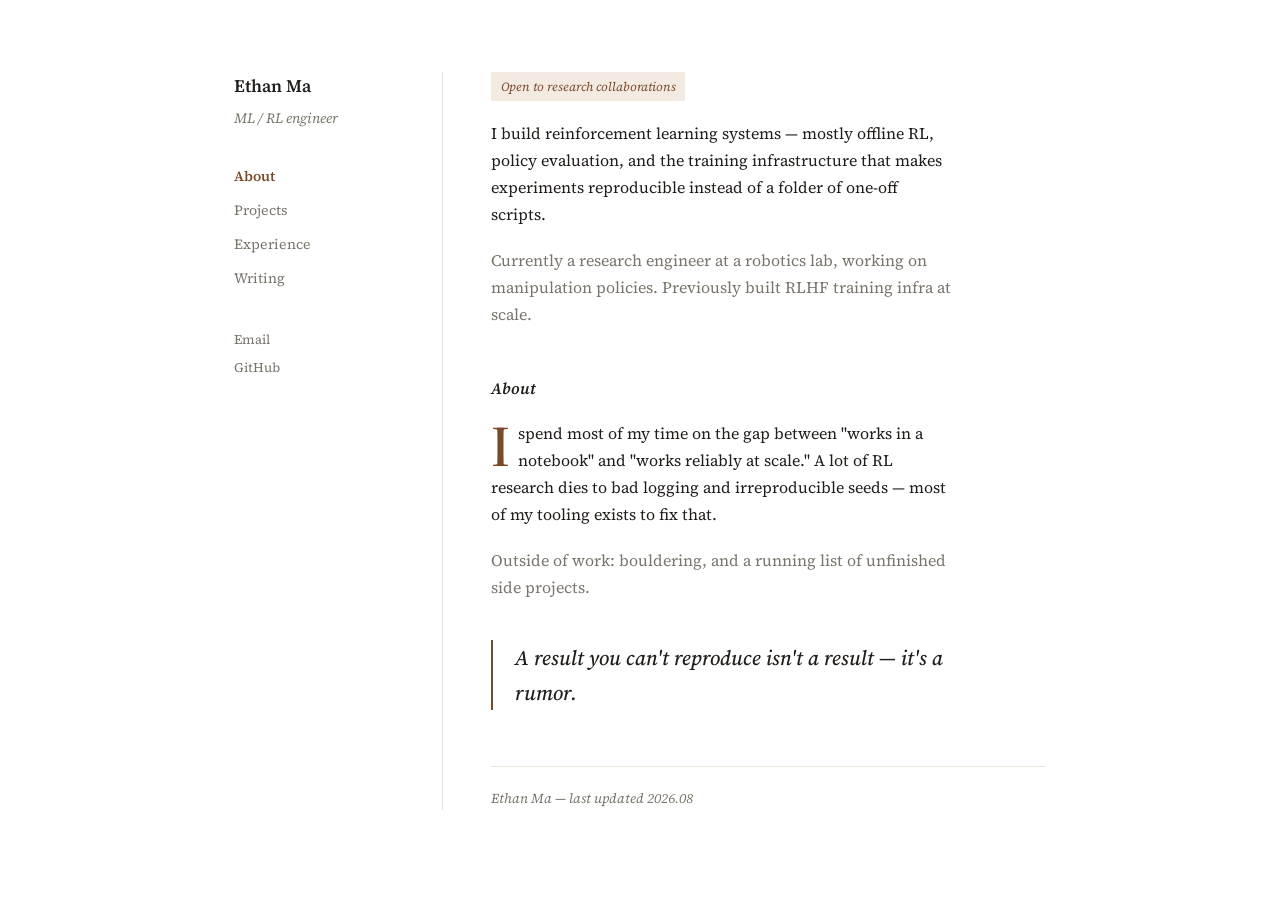
<file: index.html>
<!DOCTYPE html>
<html lang="en">
<head>
<meta charset="UTF-8">
<meta name="viewport" content="width=device-width, initial-scale=1.0">
<title>Ethan Ma — About</title>
<link rel="preconnect" href="https://fonts.googleapis.com">
<link rel="preconnect" href="https://fonts.gstatic.com" crossorigin>
<link href="https://fonts.googleapis.com/css2?family=Source+Serif+4:opsz,wght@8..60,400;8..60,500;8..60,600&display=swap" rel="stylesheet">
<link rel="stylesheet" href="style.css">
</head>
<body>
  <div class="grid">
    <div class="sidebar">
      <a class="name-link" href="index.html">
        <div class="name">Ethan Ma</div>
      </a>
      <div class="role">ML / RL engineer</div>
      <nav>
        <a href="index.html" class="active">About</a>
        <a href="projects.html">Projects</a>
        <a href="experience.html">Experience</a>
        <a href="writing.html">Writing</a>
      </nav>
      <div class="links">
        <a href="mailto:ethan.t.ma@gmail.com">Email</a>
        <a href="#">GitHub</a>
      </div>
    </div>

    <main>
      <span class="tag">Open to research collaborations</span>
      <p>I build reinforcement learning systems — mostly offline RL, policy evaluation, and the training infrastructure that makes experiments reproducible instead of a folder of one-off scripts.</p>
      <p class="soft">Currently a research engineer at a robotics lab, working on manipulation policies. Previously built RLHF training infra at scale.</p>

      <h2>About</h2>
      <div class="dropcap-wrap">
        <p class="dropcap">I spend most of my time on the gap between "works in a notebook" and "works reliably at scale." A lot of RL research dies to bad logging and irreproducible seeds — most of my tooling exists to fix that.</p>
      </div>
      <p class="soft">Outside of work: bouldering, and a running list of unfinished side projects.</p>

      <blockquote class="pull">A result you can't reproduce isn't a result — it's a rumor.</blockquote>

      <footer>Ethan Ma — last updated 2026.08</footer>
    </main>
  </div>
</body>
</html>
</file>
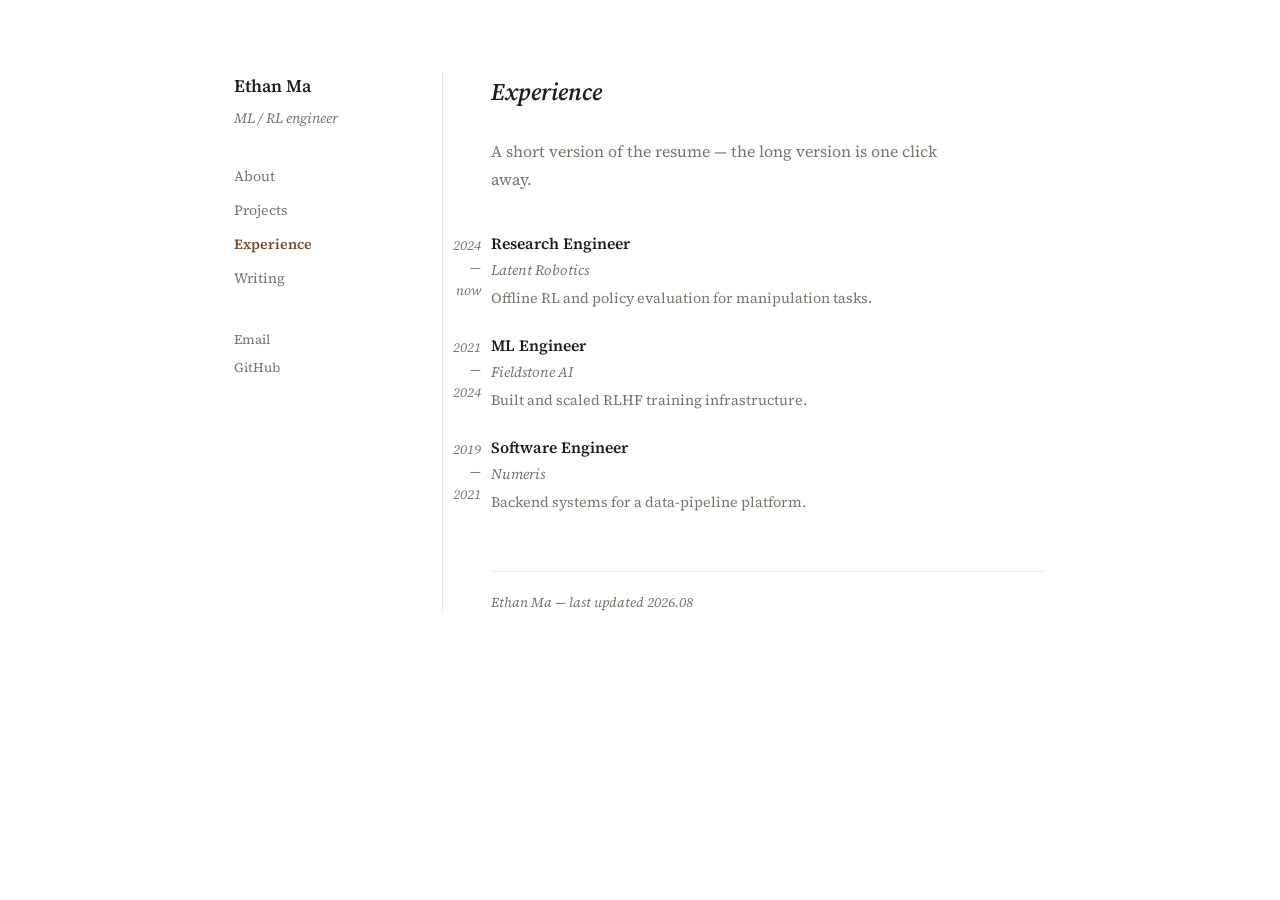
<file: experience.html>
<!DOCTYPE html>
<html lang="en">
<head>
<meta charset="UTF-8">
<meta name="viewport" content="width=device-width, initial-scale=1.0">
<title>Ethan Ma — Experience</title>
<link rel="preconnect" href="https://fonts.googleapis.com">
<link rel="preconnect" href="https://fonts.gstatic.com" crossorigin>
<link href="https://fonts.googleapis.com/css2?family=Source+Serif+4:opsz,wght@8..60,400;8..60,500;8..60,600&display=swap" rel="stylesheet">
<link rel="stylesheet" href="style.css">
</head>
<body>
  <div class="grid">
    <div class="sidebar">
      <a class="name-link" href="index.html">
        <div class="name">Ethan Ma</div>
      </a>
      <div class="role">ML / RL engineer</div>
      <nav>
        <a href="index.html">About</a>
        <a href="projects.html">Projects</a>
        <a href="experience.html" class="active">Experience</a>
        <a href="writing.html">Writing</a>
      </nav>
      <div class="links">
        <a href="mailto:ethan.t.ma@gmail.com">Email</a>
        <a href="#">GitHub</a>
      </div>
    </div>

    <main>
      <h1>Experience</h1>
      <p class="page-intro">A short version of the resume — the long version is one click away.</p>

      <div class="exp-entry">
        <span class="exp-dates">2024<br>— now</span>
        <div class="exp-body">
          <div class="exp-title">Research Engineer</div>
          <div class="exp-org">Latent Robotics</div>
          <div class="exp-desc">Offline RL and policy evaluation for manipulation tasks.</div>
        </div>
      </div>
      <div class="exp-entry">
        <span class="exp-dates">2021<br>— 2024</span>
        <div class="exp-body">
          <div class="exp-title">ML Engineer</div>
          <div class="exp-org">Fieldstone AI</div>
          <div class="exp-desc">Built and scaled RLHF training infrastructure.</div>
        </div>
      </div>
      <div class="exp-entry">
        <span class="exp-dates">2019<br>— 2021</span>
        <div class="exp-body">
          <div class="exp-title">Software Engineer</div>
          <div class="exp-org">Numeris</div>
          <div class="exp-desc">Backend systems for a data-pipeline platform.</div>
        </div>
      </div>

      <footer>Ethan Ma — last updated 2026.08</footer>
    </main>
  </div>
</body>
</html>
</file>
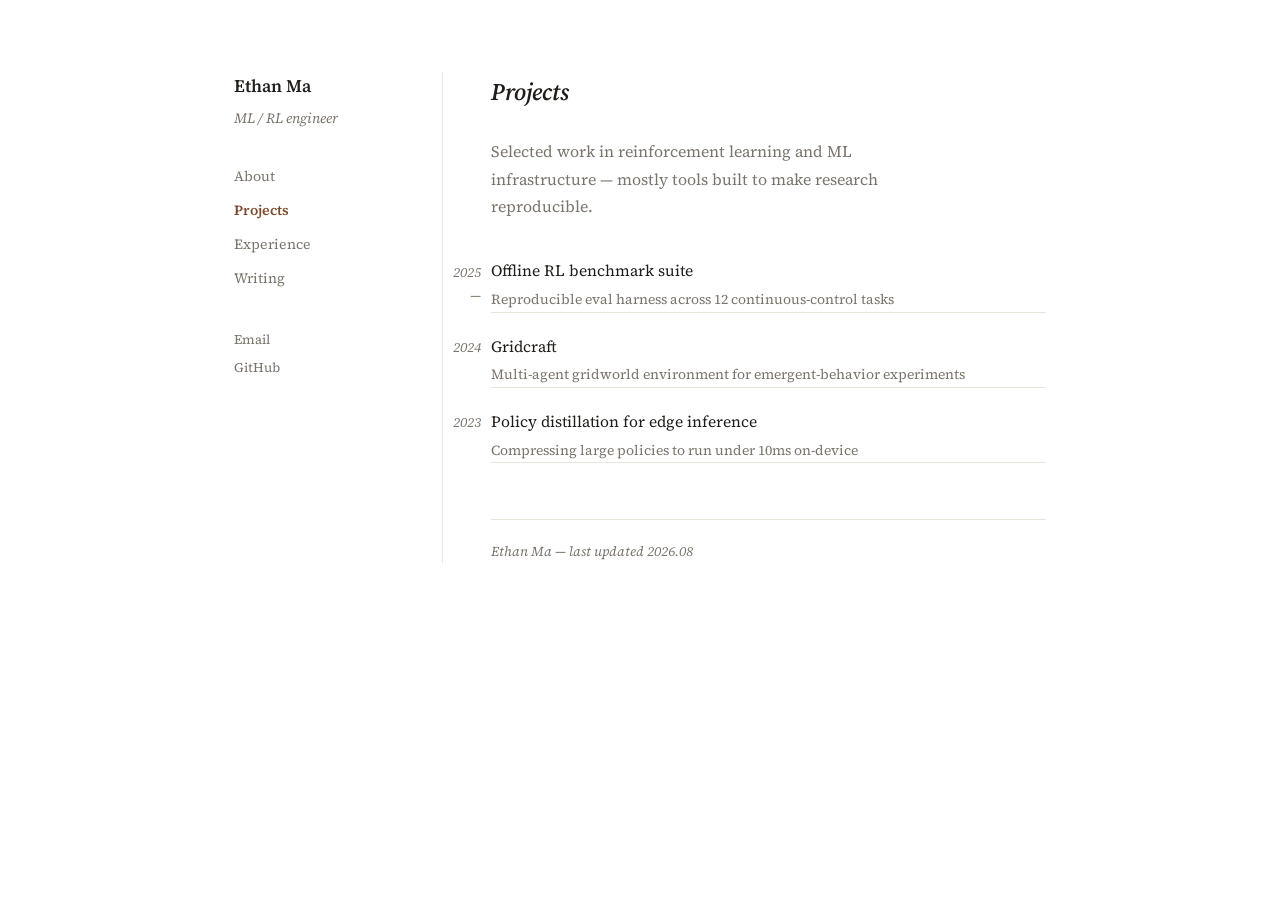
<file: projects.html>
<!DOCTYPE html>
<html lang="en">
<head>
<meta charset="UTF-8">
<meta name="viewport" content="width=device-width, initial-scale=1.0">
<title>Ethan Ma — Projects</title>
<link rel="preconnect" href="https://fonts.googleapis.com">
<link rel="preconnect" href="https://fonts.gstatic.com" crossorigin>
<link href="https://fonts.googleapis.com/css2?family=Source+Serif+4:opsz,wght@8..60,400;8..60,500;8..60,600&display=swap" rel="stylesheet">
<link rel="stylesheet" href="style.css">
</head>
<body>
  <div class="grid">
    <div class="sidebar">
      <a class="name-link" href="index.html">
        <div class="name">Ethan Ma</div>
      </a>
      <div class="role">ML / RL engineer</div>
      <nav>
        <a href="index.html">About</a>
        <a href="projects.html" class="active">Projects</a>
        <a href="experience.html">Experience</a>
        <a href="writing.html">Writing</a>
      </nav>
      <div class="links">
        <a href="mailto:ethan.t.ma@gmail.com">Email</a>
        <a href="#">GitHub</a>
      </div>
    </div>

    <main>
      <h1>Projects</h1>
      <p class="page-intro">Selected work in reinforcement learning and ML infrastructure — mostly tools built to make research reproducible.</p>

      <div class="entry">
        <span class="date">2025—</span>
        <a href="#">Offline RL benchmark suite<span class="desc">Reproducible eval harness across 12 continuous-control tasks</span></a>
      </div>
      <div class="entry">
        <span class="date">2024</span>
        <a href="#">Gridcraft<span class="desc">Multi-agent gridworld environment for emergent-behavior experiments</span></a>
      </div>
      <div class="entry">
        <span class="date">2023</span>
        <a href="#">Policy distillation for edge inference<span class="desc">Compressing large policies to run under 10ms on-device</span></a>
      </div>

      <footer>Ethan Ma — last updated 2026.08</footer>
    </main>
  </div>
</body>
</html>
</file>
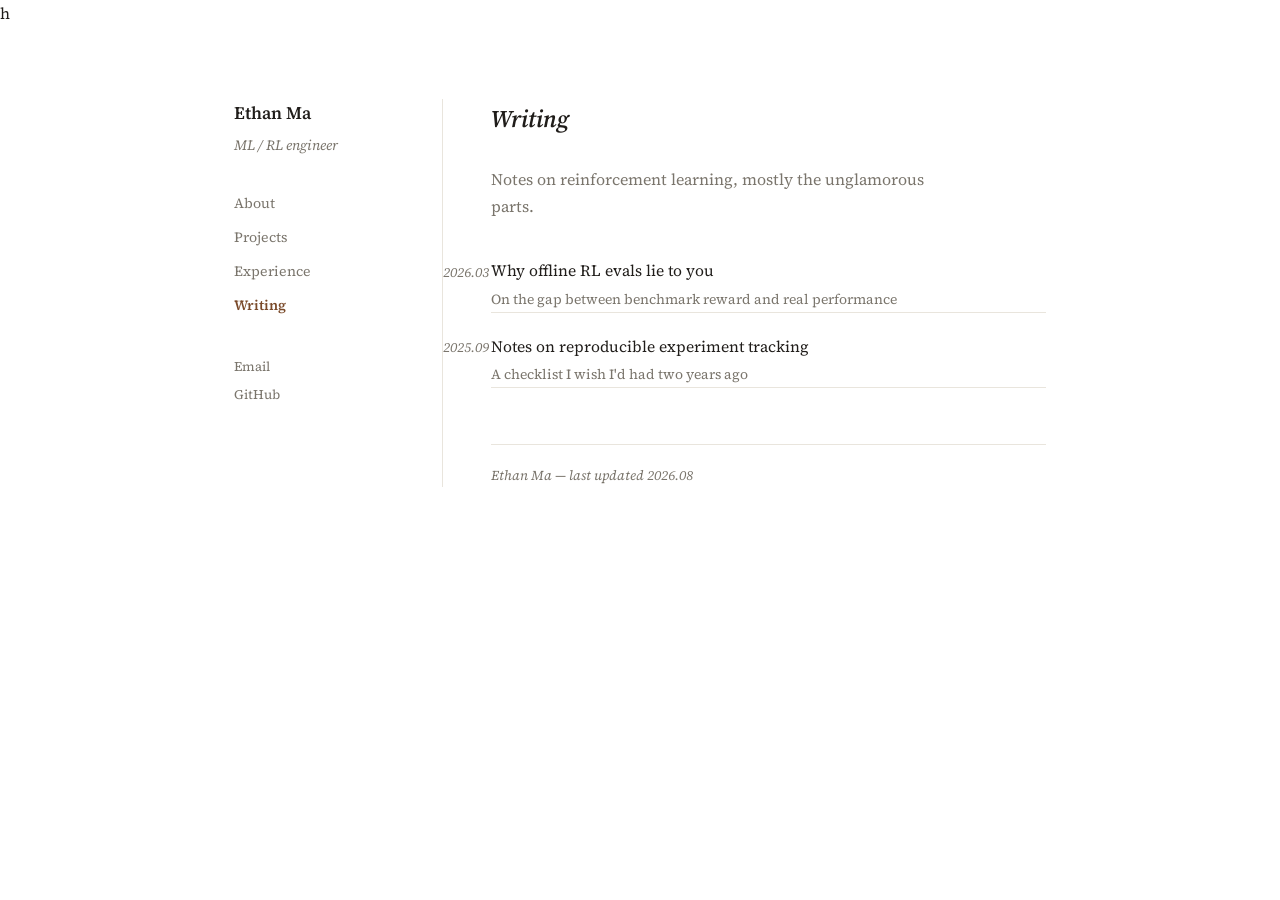
<file: writing.html>
h<!DOCTYPE html>
<html lang="en">
<head>
<meta charset="UTF-8">
<meta name="viewport" content="width=device-width, initial-scale=1.0">
<title>Ethan Ma — Writing</title>
<link rel="preconnect" href="https://fonts.googleapis.com">
<link rel="preconnect" href="https://fonts.gstatic.com" crossorigin>
<link href="https://fonts.googleapis.com/css2?family=Source+Serif+4:opsz,wght@8..60,400;8..60,500;8..60,600&display=swap" rel="stylesheet">
<link rel="stylesheet" href="style.css">
</head>
<body>
  <div class="grid">
    <div class="sidebar">
      <a class="name-link" href="index.html">
        <div class="name">Ethan Ma</div>
      </a>
      <div class="role">ML / RL engineer</div>
      <nav>
        <a href="index.html">About</a>
        <a href="projects.html">Projects</a>
        <a href="experience.html">Experience</a>
        <a href="writing.html" class="active">Writing</a>
      </nav>
      <div class="links">
        <a href="mailto:ethan.t.ma@gmail.com">Email</a>
        <a href="#">GitHub</a>
      </div>
    </div>

    <main>
      <h1>Writing</h1>
      <p class="page-intro">Notes on reinforcement learning, mostly the unglamorous parts.</p>

      <div class="entry">
        <span class="date">2026.03</span>
        <a href="#">Why offline RL evals lie to you<span class="desc">On the gap between benchmark reward and real performance</span></a>
      </div>
      <div class="entry">
        <span class="date">2025.09</span>
        <a href="#">Notes on reproducible experiment tracking<span class="desc">A checklist I wish I'd had two years ago</span></a>
      </div>

      <footer>Ethan Ma — last updated 2026.08</footer>
    </main>
  </div>
</body>
</html>
</file>
<file: style.css>
/* Shared styles — marginalia design, all pages */

:root {
  --bg: #FFFFFF;
  --ink: #201D1A;
  --ink-soft: #7A756C;
  --rule: #E9E5DD;
  --accent: #7A4A2A;
  --accent-bg: #F3EBE2;
}
* { box-sizing: border-box; margin: 0; padding: 0; }
body {
  background: var(--bg);
  color: var(--ink);
  font-family: 'Source Serif 4', Georgia, serif;
  font-size: 16px;
  line-height: 1.7;
}

.grid {
  max-width: 860px;
  margin: 0 auto;
  padding: 4.5rem 1.5rem 6rem;
  display: grid;
  grid-template-columns: 160px 1fr;
  gap: 3rem;
}

.sidebar { position: sticky; top: 4.5rem; align-self: start; }

.name-link { display: block; text-decoration: none; color: inherit; }
.name-link:hover .name { color: var(--accent); }
.name { font-weight: 600; font-size: 1.1rem; margin-bottom: 0.3rem; transition: color 0.15s; }
.role { color: var(--ink-soft); font-style: italic; font-size: 0.88rem; margin-bottom: 1.8rem; }

nav a {
  display: block;
  color: var(--ink-soft);
  text-decoration: none;
  font-size: 0.88rem;
  padding: 0.32rem 0;
}
nav a:hover { color: var(--accent); }
nav a.active { color: var(--accent); font-weight: 600; }

.links { margin-top: 1.8rem; }
.links a {
  display: block;
  color: var(--ink-soft);
  text-decoration: none;
  font-size: 0.82rem;
  padding: 0.18rem 0;
}
.links a:hover { color: var(--accent); }

main { border-left: 1px solid var(--rule); padding-left: 3rem; }

.tag {
  display: inline-block;
  background: var(--accent-bg);
  color: var(--accent);
  font-size: 0.78rem;
  font-style: italic;
  padding: 0.22rem 0.6rem;
  margin-bottom: 1.2rem;
}

p { margin-bottom: 1.15rem; max-width: 58ch; }
p.soft { color: var(--ink-soft); }
a.inline { color: var(--accent); text-decoration: none; border-bottom: 1px solid rgba(122,74,42,0.35); }
a.inline:hover { border-bottom-color: var(--accent); }

h1 {
  font-size: 1.5rem;
  font-weight: 600;
  font-style: italic;
  margin: 0 0 1.6rem;
  color: var(--ink);
}
h2 {
  font-size: 1rem;
  font-weight: 600;
  font-style: italic;
  margin: 2.9rem 0 1.1rem;
  color: var(--ink);
}

.dropcap-wrap { overflow: hidden; }
p.dropcap::first-letter {
  float: left;
  font-size: 3.6rem;
  line-height: 0.78;
  font-weight: 600;
  padding: 0.25rem 0.5rem 0 0;
  color: var(--accent);
}

.pull {
  margin: 2.4rem 0 2.6rem;
  padding-left: 1.4rem;
  border-left: 2px solid var(--accent);
  font-size: 1.3rem;
  font-style: italic;
  font-weight: 500;
  color: var(--ink);
  max-width: 44ch;
}

/* marginalia: dates hang in the gutter left of the body-text column,
   pulled out via negative margin so the second grid column realigns
   exactly with paragraph text above and below */
.entry {
  display: grid;
  grid-template-columns: 2.4rem 1fr;
  gap: 0.6rem;
  margin-left: -3rem;
  margin-bottom: 1.3rem;
  font-size: 0.98rem;
}
.entry .date { text-align: right; color: var(--ink-soft); font-size: 0.85rem; padding-top: 0.15rem; font-style: italic; }
.entry a { color: var(--ink); text-decoration: none; border-bottom: 1px solid var(--rule); }
.entry a:hover { color: var(--accent); border-bottom-color: var(--accent); }
.entry .desc { color: var(--ink-soft); font-size: 0.87rem; display: block; margin-top: 0.2rem; }

.exp-entry {
  display: grid;
  grid-template-columns: 2.4rem 1fr;
  gap: 0.6rem;
  margin-left: -3rem;
  margin-bottom: 1.4rem;
  font-size: 0.98rem;
}
.exp-dates { text-align: right; color: var(--ink-soft); font-size: 0.83rem; padding-top: 0.15rem; font-style: italic; }
.exp-title { font-weight: 600; }
.exp-org { color: var(--ink-soft); font-style: italic; font-size: 0.9rem; }
.exp-desc { color: var(--ink-soft); font-size: 0.9rem; margin-top: 0.25rem; }

.page-intro { color: var(--ink-soft); margin-bottom: 2.4rem; max-width: 58ch; }

footer {
  margin-top: 3.5rem;
  padding-top: 1.2rem;
  border-top: 1px solid var(--rule);
  color: var(--ink-soft);
  font-size: 0.85rem;
  font-style: italic;
}

a:focus-visible, .name-link:focus-visible {
  outline: 2px solid var(--accent);
  outline-offset: 2px;
}

@media (max-width: 620px) {
  .grid { grid-template-columns: 1fr; }
  main { border-left: none; padding-left: 0; border-top: 1px solid var(--rule); padding-top: 2rem; }
  .entry, .exp-entry { grid-template-columns: 1fr; margin-left: 0; gap: 0.2rem; }
  .entry .date, .exp-dates { text-align: left; }
}
</file>
